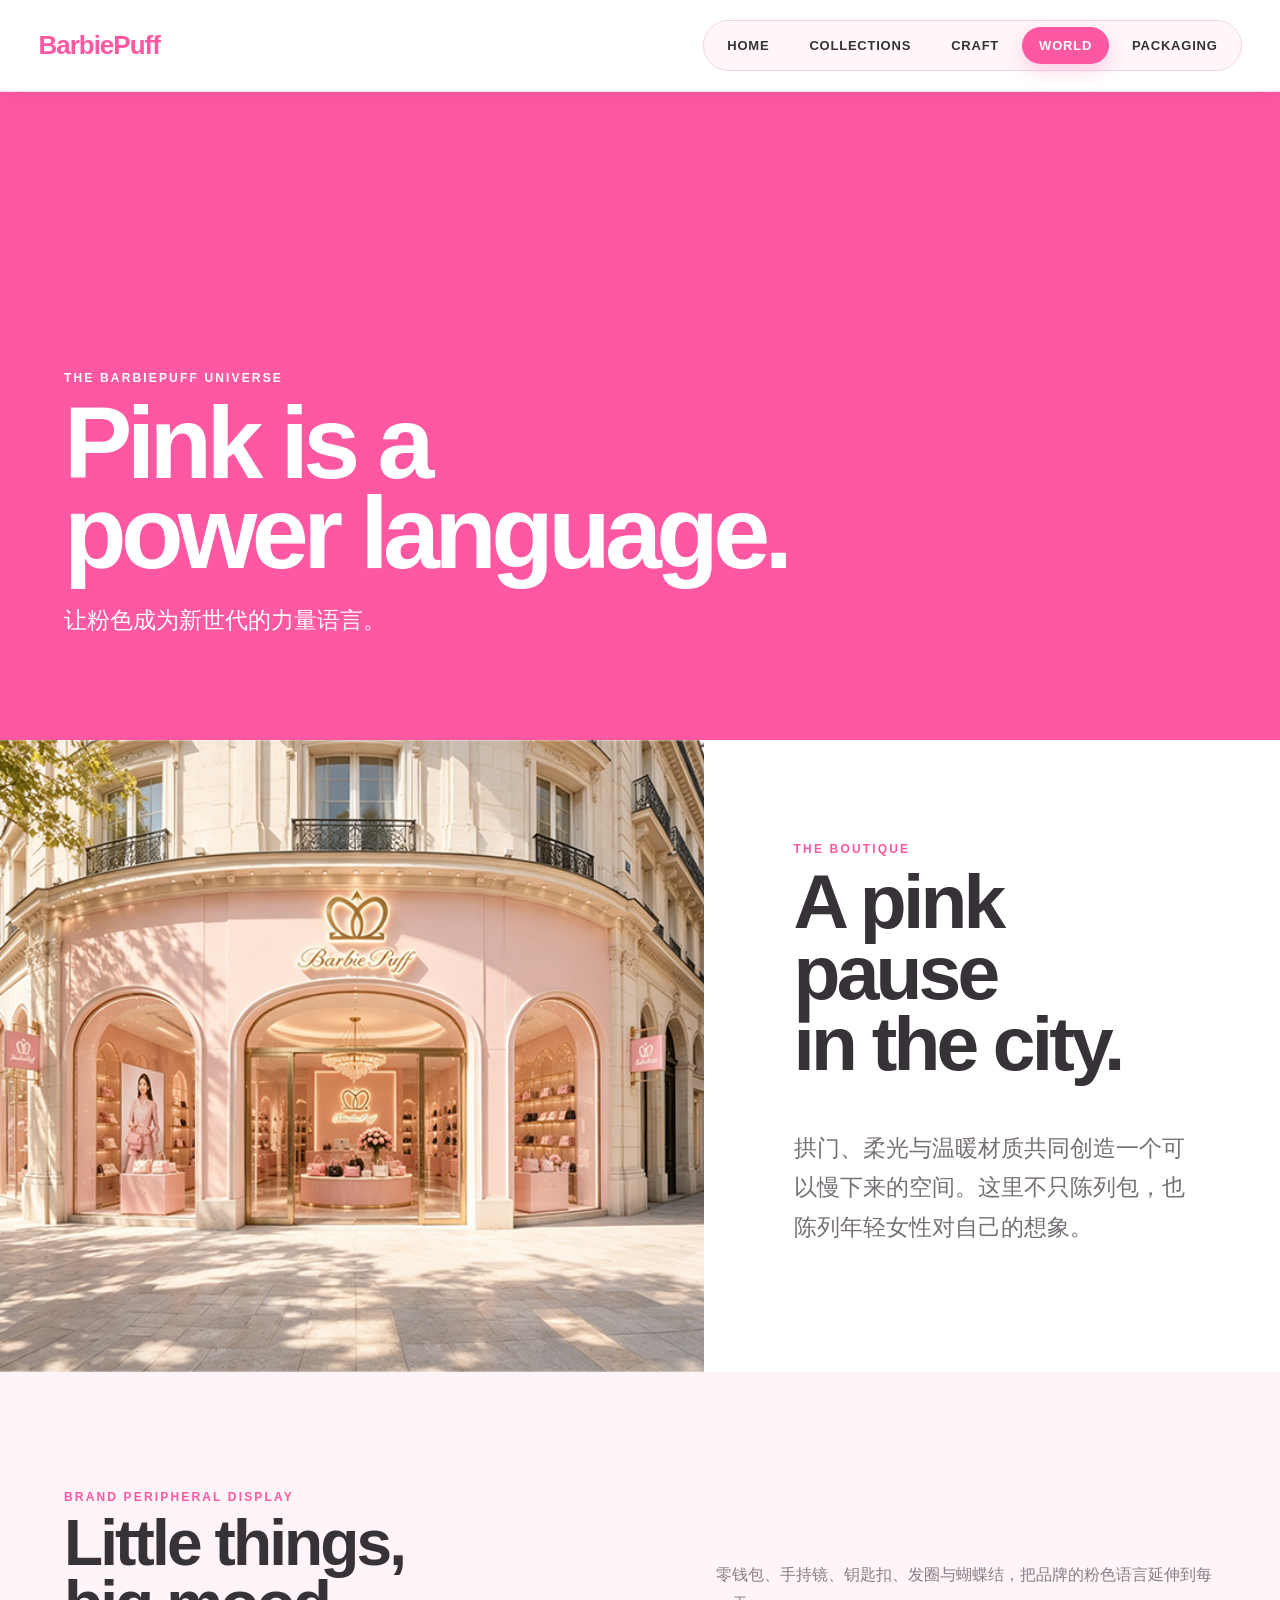
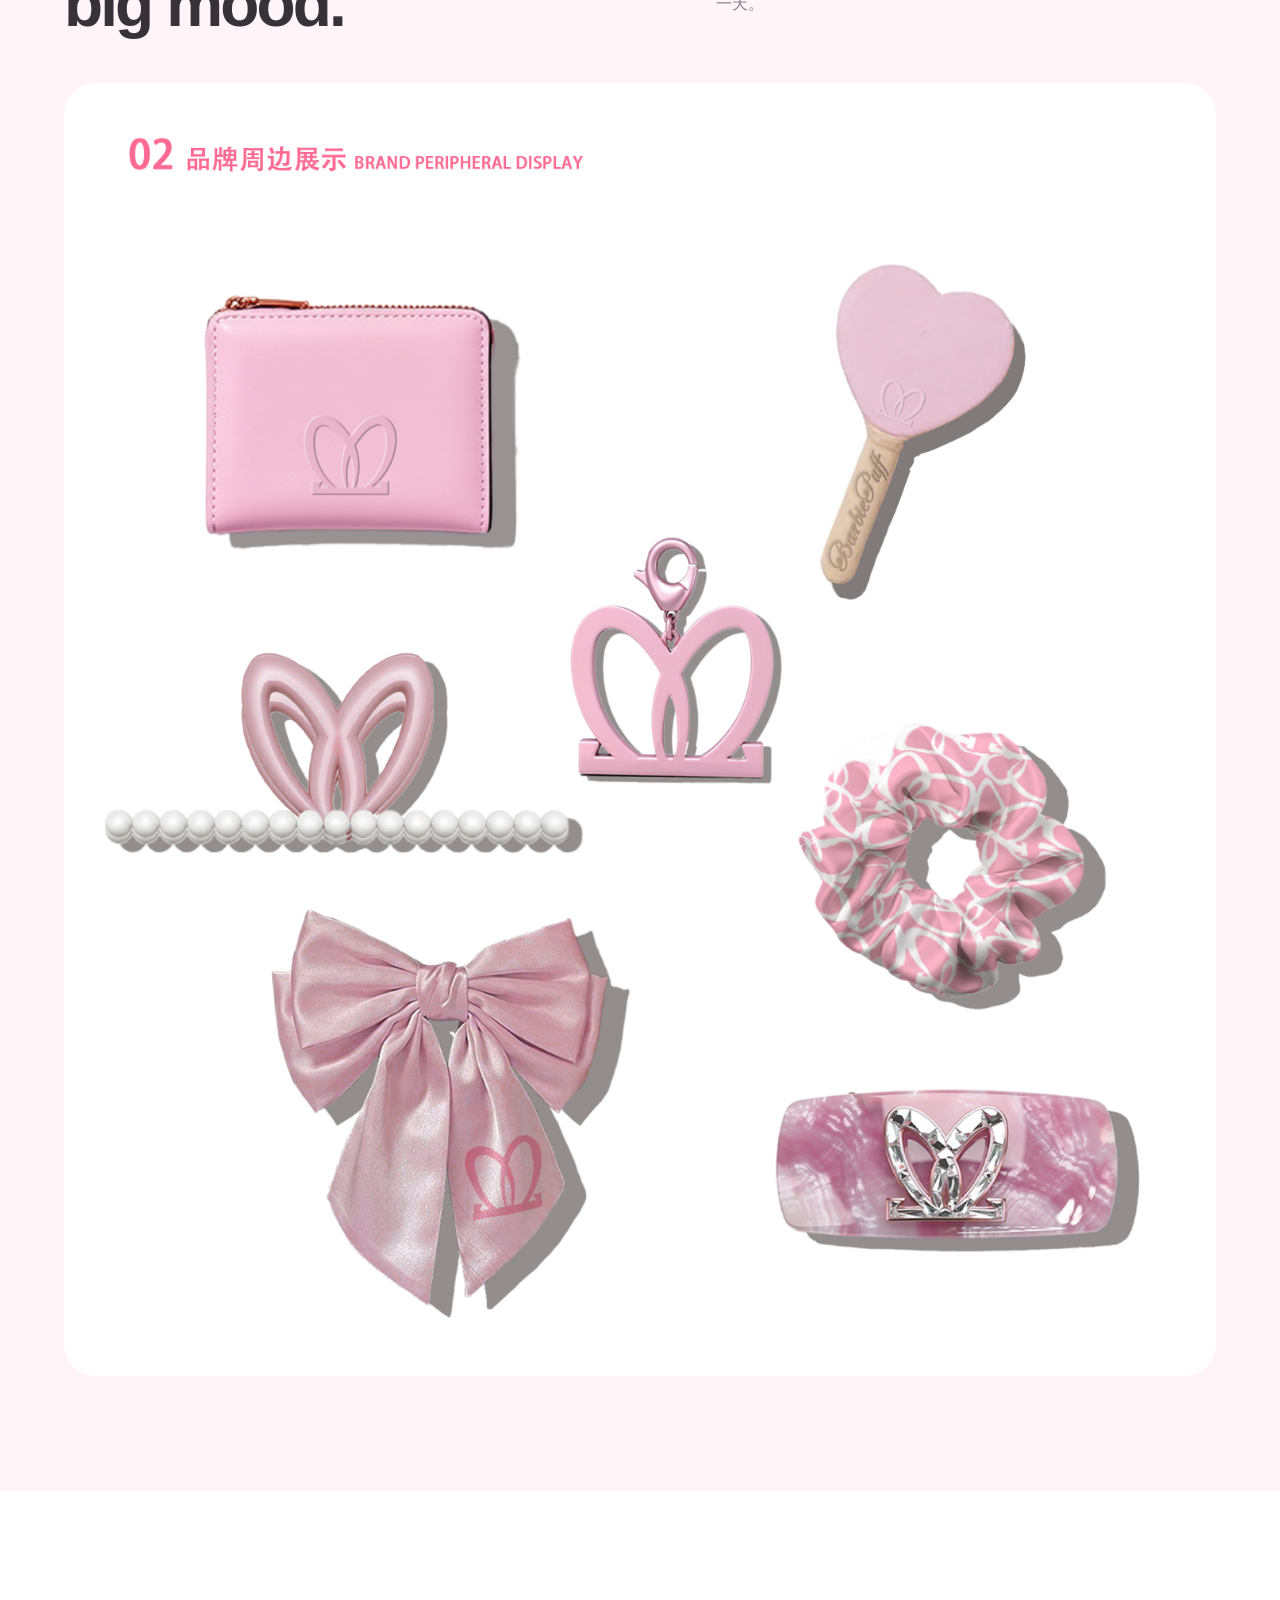
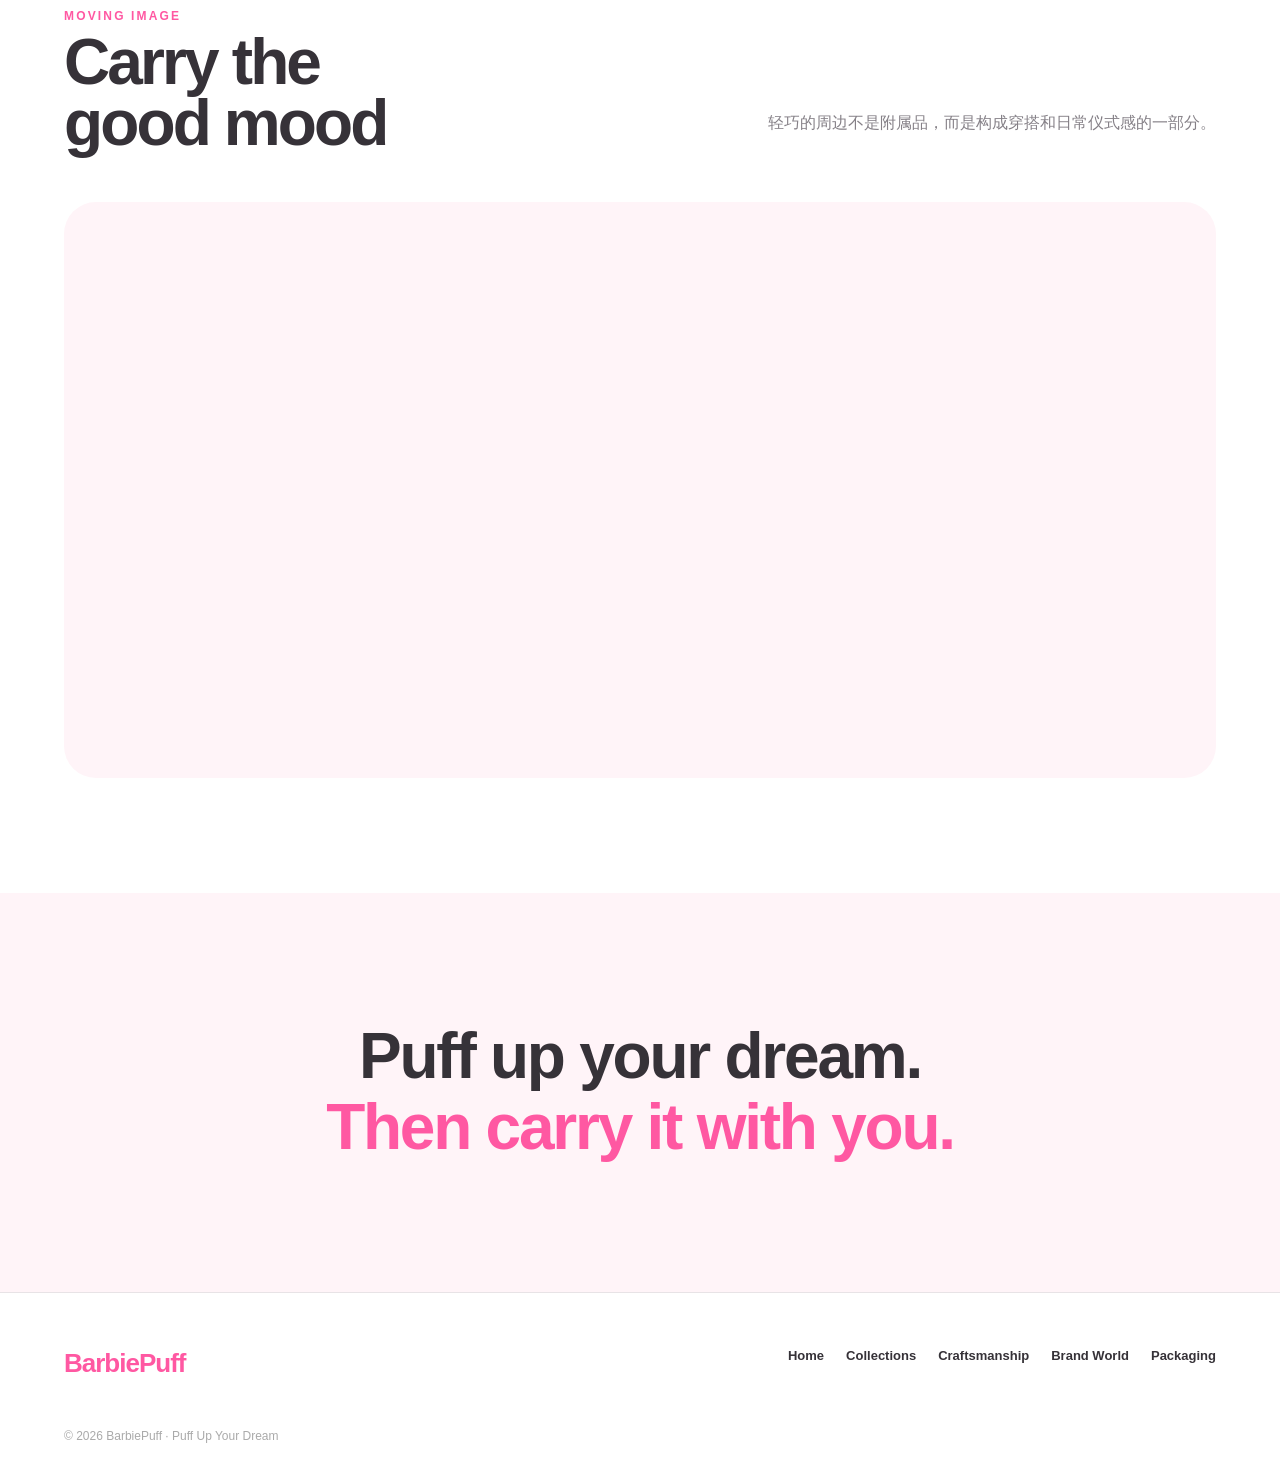
<file: brand-world.html>
<!doctype html>
<html lang="zh-CN">
<head>
  <meta charset="utf-8"><meta name="viewport" content="width=device-width,initial-scale=1">
  <title>Brand World — BarbiePuff</title>
  <meta name="description" content="进入 BarbiePuff 品牌世界，探索周边、门店与少女生活方式。">
  <link rel="stylesheet" href="brand.css">
  <script src="site-nav.js" defer></script>
</head>
<body>
  <header class="site-header"><a class="wordmark" href="index.html">BarbiePuff</a><nav class="nav"><a href="index.html">Home</a><a href="collections.html">Collections</a><a href="craftsmanship.html">Craft</a><a class="active" href="brand-world.html">World</a><a class="hide-mobile" href="packaging.html">Packaging</a></nav></header>
  <main>
    <section class="hero pink"><div><span class="eyebrow" style="color:#fff">The BarbiePuff universe</span><h1 class="display">Pink is a<br>power language.</h1><p class="lede" style="color:#fff">让粉色成为新世代的力量语言。</p></div></section>
    <section class="split">
      <div class="split-media"><img src="门店外景.png" alt="BarbiePuff 巴黎街角粉色门店"></div>
      <div class="split-copy"><span class="eyebrow">The boutique</span><h2>A pink pause<br>in the city.</h2><p class="lede">拱门、柔光与温暖材质共同创造一个可以慢下来的空间。这里不只陈列包，也陈列年轻女性对自己的想象。</p></div>
    </section>
    <section class="section soft">
      <div class="section-head"><div><span class="eyebrow">Brand peripheral display</span><h2>Little things,<br>big mood.</h2></div><p>零钱包、手持镜、钥匙扣、发圈与蝴蝶结，把品牌的粉色语言延伸到每一天。</p></div>
      <img class="editorial-image" src="brand-peripherals.png" alt="BarbiePuff 品牌周边产品陈列">
    </section>
    <section class="section">
      <div class="section-head"><div><span class="eyebrow">Moving image</span><h2>Carry the<br>good mood</h2></div><p>轻巧的周边不是附属品，而是构成穿搭和日常仪式感的一部分。</p></div>
      <video autoplay muted loop playsinline style="width:100%;max-height:680px;object-fit:cover;border-radius:32px;background:#fff4f8"><source src="钥匙扣背景换蓝天.mp4" type="video/mp4"></video>
    </section>
    <section class="quote">Puff up your dream.<br><span style="color:var(--pink)">Then carry it with you.</span></section>
  </main>
  <footer class="footer"><div class="footer-top"><a class="wordmark" href="index.html">BarbiePuff</a><nav class="footer-nav"><a href="index.html">Home</a><a href="collections.html">Collections</a><a href="craftsmanship.html">Craftsmanship</a><a href="brand-world.html">Brand World</a><a href="packaging.html">Packaging</a></nav></div><div class="legal">© 2026 BarbiePuff · Puff Up Your Dream</div></footer>
</body>
</html>
</file>
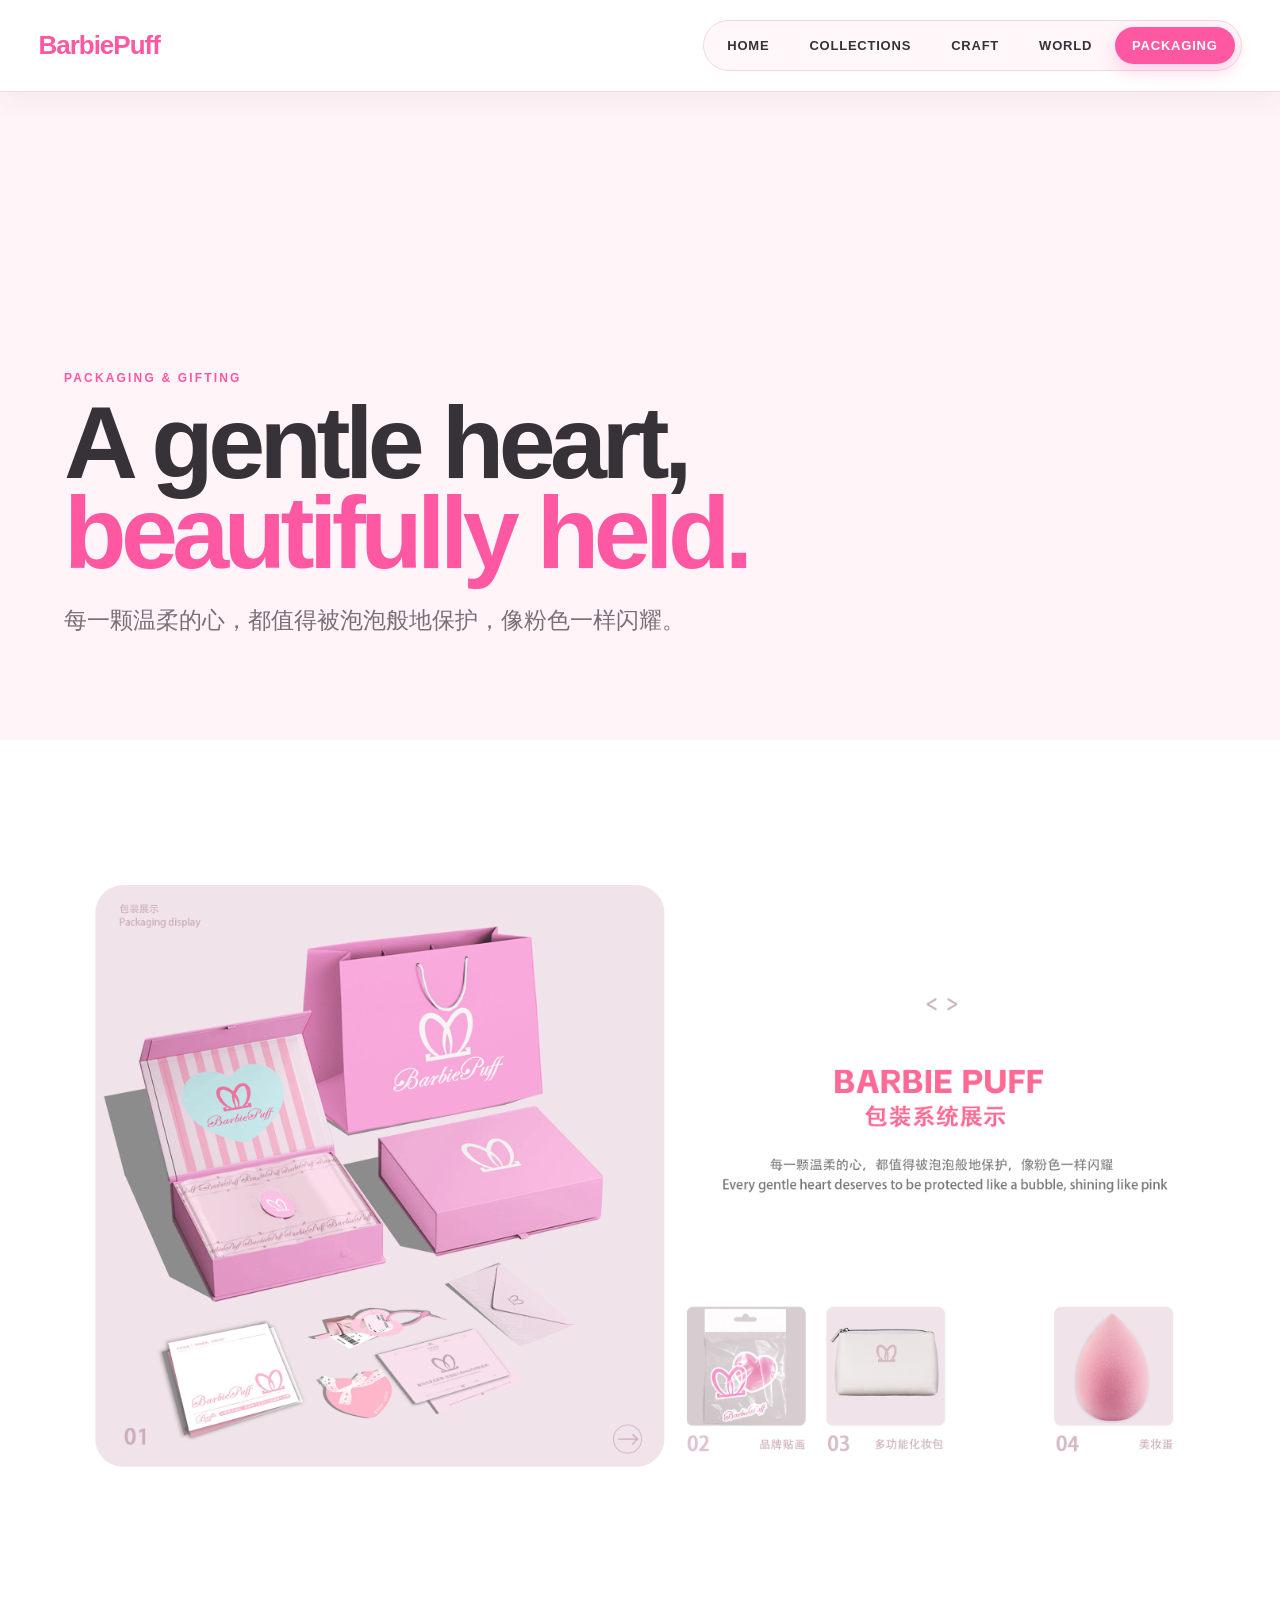
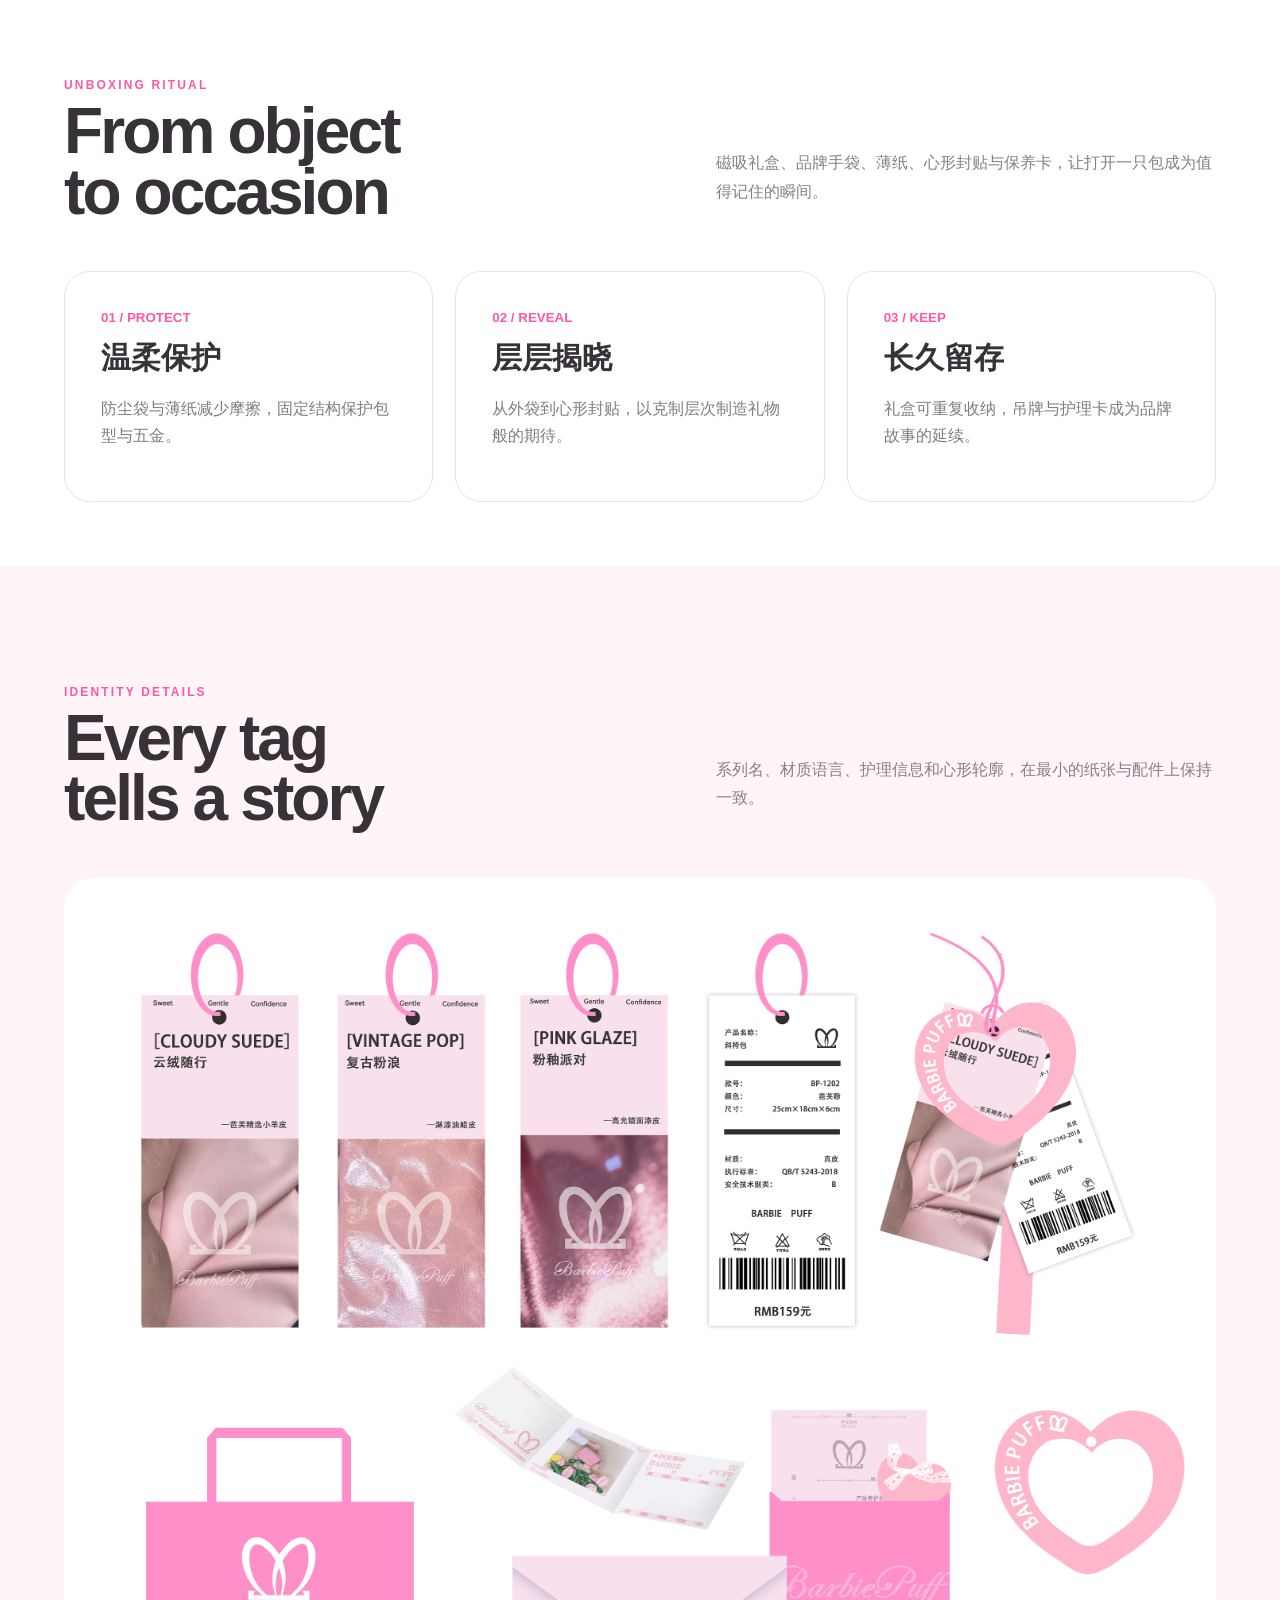
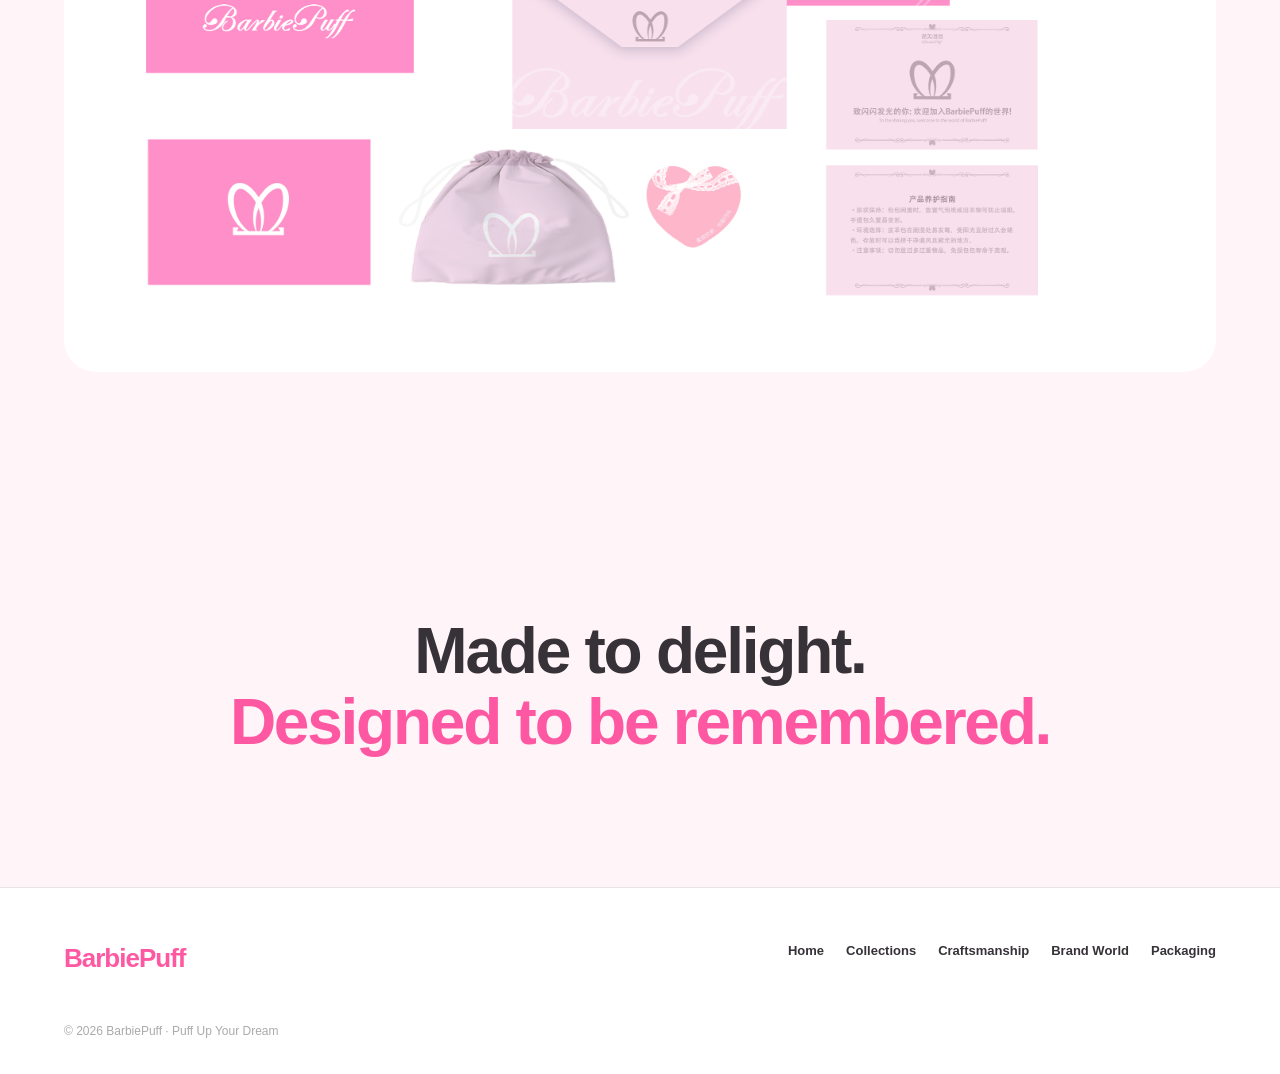
<file: packaging.html>
<!doctype html>
<html lang="zh-CN">
<head>
  <meta charset="utf-8"><meta name="viewport" content="width=device-width,initial-scale=1">
  <title>Packaging & Gifting — BarbiePuff</title>
  <meta name="description" content="探索 BarbiePuff 包装系统与礼赠体验。">
  <link rel="stylesheet" href="brand.css">
  <script src="site-nav.js" defer></script>
</head>
<body>
  <header class="site-header"><a class="wordmark" href="index.html">BarbiePuff</a><nav class="nav"><a href="index.html">Home</a><a href="collections.html">Collections</a><a href="craftsmanship.html">Craft</a><a href="brand-world.html">World</a><a class="active hide-mobile" href="packaging.html">Packaging</a></nav></header>
  <main>
    <section class="hero soft"><div><span class="eyebrow">Packaging & Gifting</span><h1 class="display">A gentle heart,<br><em>beautifully held.</em></h1><p class="lede">每一颗温柔的心，都值得被泡泡般地保护，像粉色一样闪耀。</p></div></section>
    <section class="section"><img class="editorial-image" src="packaging-system.png" alt="BarbiePuff 包装系统展示"></section>
    <section class="section-tight">
      <div class="section-head"><div><span class="eyebrow">Unboxing ritual</span><h2>From object<br>to occasion</h2></div><p>磁吸礼盒、品牌手袋、薄纸、心形封贴与保养卡，让打开一只包成为值得记住的瞬间。</p></div>
      <div class="grid-3">
        <article class="tag-card"><small>01 / PROTECT</small><h3>温柔保护</h3><p>防尘袋与薄纸减少摩擦，固定结构保护包型与五金。</p></article>
        <article class="tag-card"><small>02 / REVEAL</small><h3>层层揭晓</h3><p>从外袋到心形封贴，以克制层次制造礼物般的期待。</p></article>
        <article class="tag-card"><small>03 / KEEP</small><h3>长久留存</h3><p>礼盒可重复收纳，吊牌与护理卡成为品牌故事的延续。</p></article>
      </div>
    </section>
    <section class="section soft">
      <div class="section-head"><div><span class="eyebrow">Identity details</span><h2>Every tag<br>tells a story</h2></div><p>系列名、材质语言、护理信息和心形轮廓，在最小的纸张与配件上保持一致。</p></div>
      <img class="editorial-image" src="brand-tags.png" alt="BarbiePuff 吊牌、手袋、信封与护理卡设计">
    </section>
    <section class="quote">Made to delight.<br><span style="color:var(--pink)">Designed to be remembered.</span></section>
  </main>
  <footer class="footer"><div class="footer-top"><a class="wordmark" href="index.html">BarbiePuff</a><nav class="footer-nav"><a href="index.html">Home</a><a href="collections.html">Collections</a><a href="craftsmanship.html">Craftsmanship</a><a href="brand-world.html">Brand World</a><a href="packaging.html">Packaging</a></nav></div><div class="legal">© 2026 BarbiePuff · Puff Up Your Dream</div></footer>
</body>
</html>
</file>
<file: brand.css>
:root{--pink:#ff58a2;--soft:#ffd6e7;--pale:#fff4f8;--ink:#363238;--line:#e8e3e6}
*{box-sizing:border-box}
html{scroll-behavior:smooth}
body{margin:0;background:#fff;color:var(--ink);font-family:Inter,"PingFang SC","Microsoft YaHei",sans-serif}
a{color:inherit;text-decoration:none}
img,video{display:block;max-width:100%}
.site-header{height:92px;display:flex;align-items:center;justify-content:space-between;gap:24px;padding:0 3vw;border-bottom:1px solid #f2dbe5;background:rgba(255,255,255,.96);position:sticky;top:0;z-index:20;box-shadow:0 8px 28px rgba(80,50,64,.06);backdrop-filter:blur(16px)}
.wordmark{font-size:26px;font-weight:900;color:var(--pink);letter-spacing:-1px}
.nav{display:flex;align-items:center;gap:6px;padding:6px;border:1px solid #f5d5e3;border-radius:999px;background:#fff7fa;font-size:13px;font-weight:800;letter-spacing:.06em;text-transform:uppercase}
.nav a{padding:11px 17px;border-radius:999px;transition:background .22s,color .22s,transform .22s}
.nav a:hover{background:var(--soft);color:#c92e73;transform:translateY(-1px)}
.nav .active{background:var(--pink);color:#fff;box-shadow:0 7px 18px rgba(255,88,162,.25)}
.pill{display:inline-flex;align-items:center;justify-content:center;padding:13px 24px;border-radius:999px;background:var(--pink);color:#fff;font-weight:800;transition:.25s}
.pill:hover{background:#ff3f94;transform:translateY(-2px)}
.eyebrow{color:var(--pink);font-size:12px;font-weight:900;letter-spacing:.18em;text-transform:uppercase}
.display{margin:12px 0 0;font-size:clamp(48px,8vw,112px);font-weight:600;line-height:.88;letter-spacing:-.055em}
.display em{color:var(--pink);font-style:normal}
.lede{font-size:clamp(17px,2vw,23px);line-height:1.7;color:#777077}
.hero{min-height:72vh;display:grid;align-items:end;padding:8vw 5vw 6vw}
.section{padding:9vw 5vw}
.section-tight{padding:5vw}
.section-head{display:flex;align-items:end;justify-content:space-between;gap:30px;margin-bottom:48px}
.section-head h2{margin:8px 0 0;font-size:clamp(36px,5vw,72px);line-height:.95;letter-spacing:-.045em}
.section-head p{max-width:500px;color:#858087;line-height:1.8}
.grid-3{display:grid;grid-template-columns:repeat(3,1fr);gap:22px}
.grid-2{display:grid;grid-template-columns:repeat(2,1fr);gap:28px}
.product{border:1px solid var(--line);border-radius:28px;overflow:hidden;background:#fff;transition:.3s}
.product:hover{transform:translateY(-7px);box-shadow:0 24px 60px rgba(68,45,57,.1)}
.product-media{aspect-ratio:1/1;background:#faf8f9;padding:28px}
.product-media img{width:100%;height:100%;object-fit:contain}
.product-copy{padding:24px}.product-copy h3{margin:0 0 6px;font-size:22px}.product-copy p{margin:0;color:#8e878d}
.split{display:grid;grid-template-columns:1.1fr .9fr;min-height:70vh}
.split-media{min-height:560px;background:var(--pale);overflow:hidden}
.split-media img{width:100%;height:100%;object-fit:cover}
.split-copy{display:flex;flex-direction:column;justify-content:center;padding:8vw 7vw}
.split-copy h2{font-size:clamp(42px,6vw,86px);line-height:.92;letter-spacing:-.05em;margin:10px 0 28px}
.quote{padding:10vw 7vw;text-align:center;background:var(--pale);font-size:clamp(30px,5vw,68px);font-weight:600;line-height:1.12;letter-spacing:-.035em}
.archive{max-width:1000px;margin:auto;border-radius:34px;overflow:hidden;border:1px solid #f1e4ea}
.archive img{width:100%;height:auto}
.metric-row{display:grid;grid-template-columns:repeat(3,1fr);border-top:1px solid var(--line);border-bottom:1px solid var(--line)}
.metric{padding:48px 30px;text-align:center}.metric+ .metric{border-left:1px solid var(--line)}
.metric strong{font-size:34px;color:var(--pink)}.metric span{display:block;margin-top:8px;color:#8b858a}
.footer{padding:55px 5vw 36px;border-top:1px solid var(--line)}
.footer-top{display:flex;justify-content:space-between;gap:30px;margin-bottom:50px}
.footer-nav{display:flex;flex-wrap:wrap;gap:22px;font-size:13px;font-weight:700}.legal{font-size:12px;color:#aaa}
.soft{background:var(--pale)}.pink{background:var(--pink);color:#fff}
.editorial-image{width:100%;border-radius:32px}
.tag-grid{display:grid;grid-template-columns:1fr 1fr;gap:24px}
.tag-card{padding:36px;border:1px solid var(--line);border-radius:26px}
.tag-card small{color:var(--pink);font-weight:800}.tag-card h3{font-size:30px;margin:12px 0}.tag-card p{color:#817b80;line-height:1.7}
@media(max-width:820px){
  .site-header{height:auto;min-height:76px;padding:14px 18px}.wordmark{font-size:21px}.nav{gap:2px;padding:4px;font-size:9px;flex-wrap:wrap;justify-content:flex-end}.nav a{padding:8px 10px}.nav .hide-mobile{display:none}
  .hero{min-height:62vh;padding:80px 22px 50px}.section,.section-tight{padding:72px 22px}.section-head{display:block}.section-head p{margin-top:22px}
  .grid-3,.grid-2,.split,.tag-grid{grid-template-columns:1fr}.split-media{min-height:420px}.split-copy{padding:70px 24px}.metric-row{grid-template-columns:1fr}.metric+.metric{border-left:0;border-top:1px solid var(--line)}
  .footer-top{display:block}.footer-nav{margin-top:25px}.archive{border-radius:20px}
}
@media(prefers-reduced-motion:reduce){*{scroll-behavior:auto!important;transition:none!important}}
</file>
